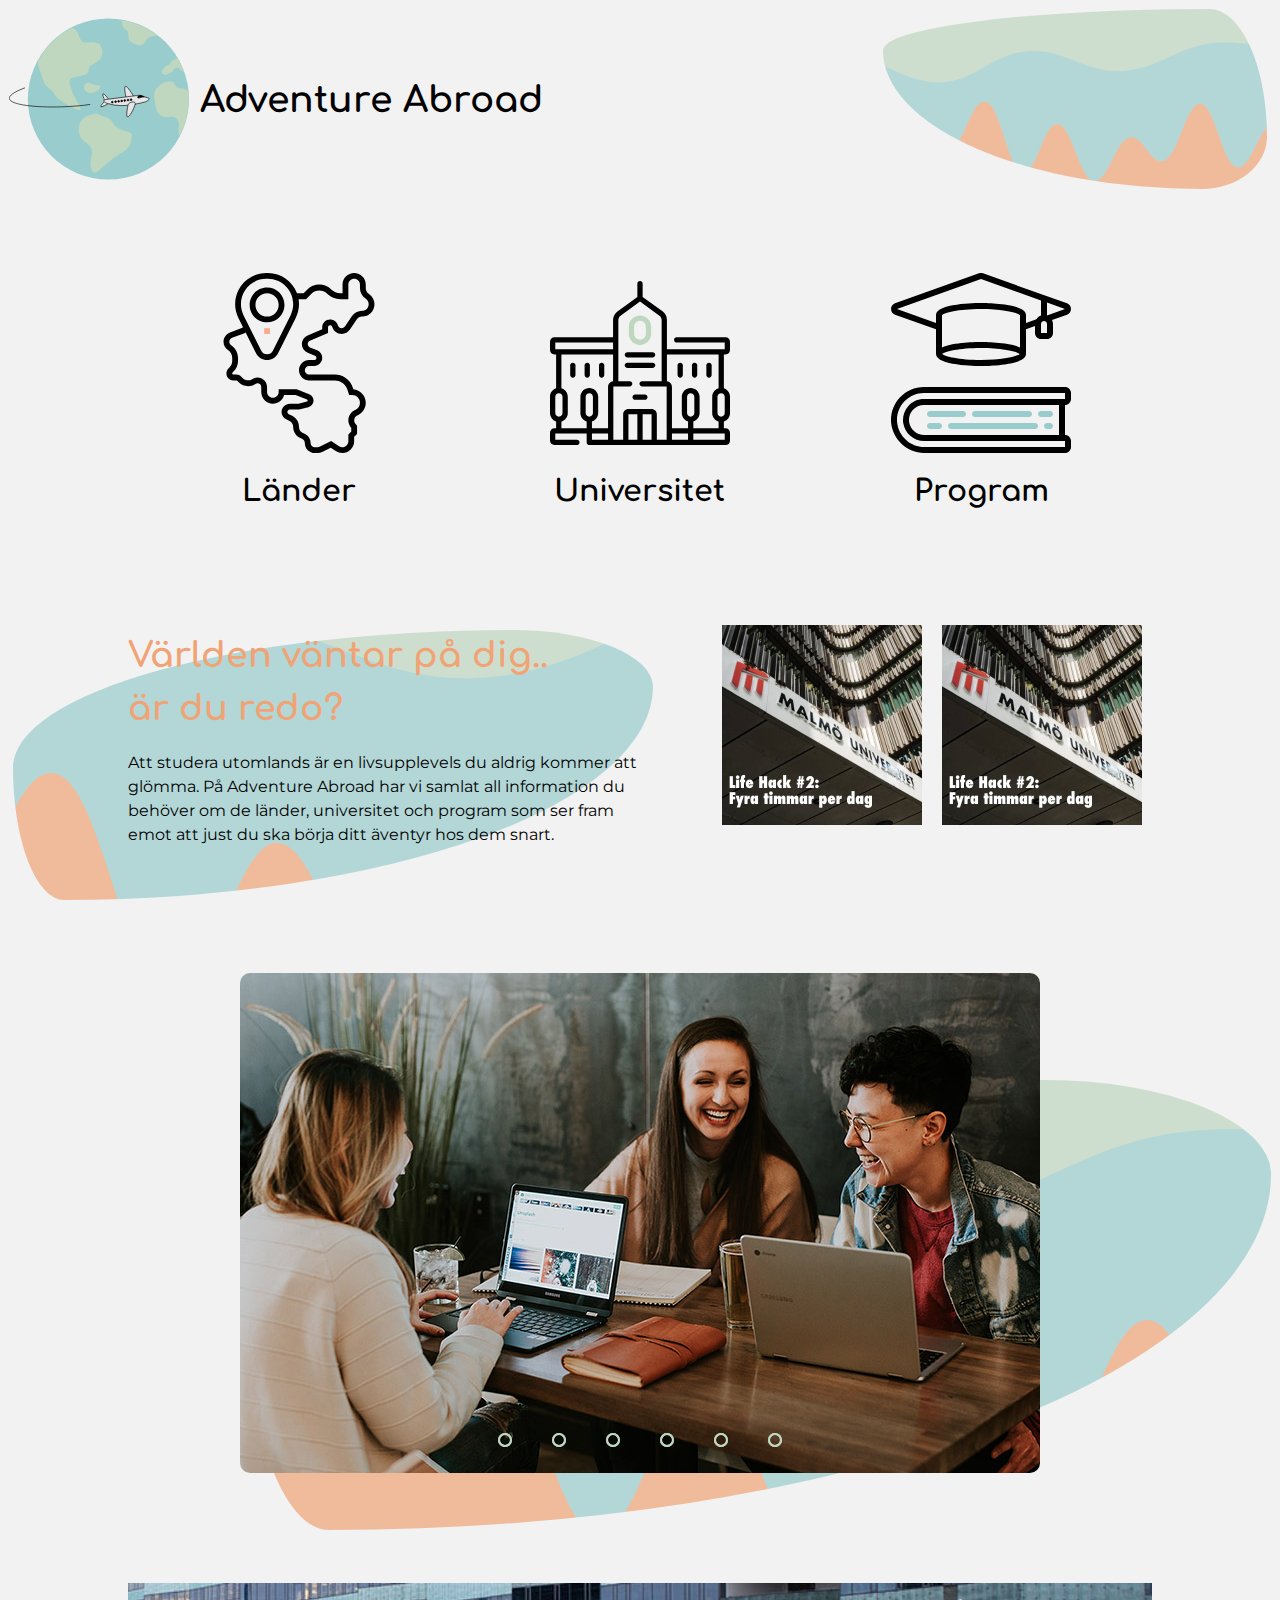
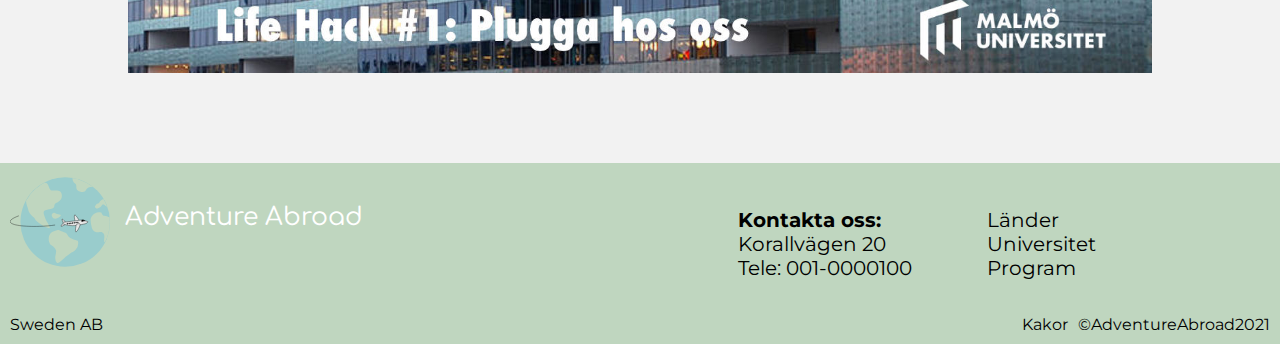
<file: Kodfiler/index.html>
<!DOCTYPE html>
<html>
    <head>
        <title>Adventure Abroad</title>
        <link rel="icon" type="image/png" href="symbols/logo.png"/>
        <meta charset="utf-8">
        <link rel="preconnect" href="https://fonts.gstatic.com">
        <link href="https://fonts.googleapis.com/css2?family=Comfortaa:wght@700&display=swap" rel="stylesheet">
        <link rel="preconnect" href="https://fonts.gstatic.com">
        <link href="https://fonts.googleapis.com/css2?family=Montserrat:wght@300&display=swap" rel="stylesheet">
        <link rel="stylesheet" href="css/index.css">
        <link rel="stylesheet" href="css/global.css">
    </head>
    <body>
        <header>
            <svg id="logoHeader" data-name="Layer 1" xmlns="http://www.w3.org/2000/svg" viewBox="0 0 281.46 252"><defs><style>.cls-1{fill:#9cc;}.cls-2{fill:#fff;}.cls-2,.cls-4,.cls-5,.cls-6,.cls-7{stroke:#000;}.cls-2,.cls-4,.cls-5,.cls-7{stroke-miterlimit:10;}.cls-3{fill:#bfd6bf;}.cls-4{fill:#e6e6e6;}.cls-5,.cls-6{fill:none;}.cls-6{stroke-linecap:round;stroke-linejoin:round;stroke-width:0.5px;}</style></defs><circle class="cls-1" cx="155.46" cy="126" r="126"/><path class="cls-2" d="M280.5,93.5" transform="translate(-10.54 -14)"/><path class="cls-3" d="M156.5,65.5c1.62,15.17-16.44,21-19,23-2.73,2.14-2,9-3,10-5.9,5.9-14.65,5.56-15.93,6-10.09,3.07-12,2.2-13.07,7s.89,7.68,4,17c4,12,19,29.44,11,29-8.24-.45-37.86-18.75-39.3-25.2-1.12-5-13.56-11.74-16.7-19.8-1.49-3.83-1.54-3.08-4-12-1.6-5.81-4-9-5-20l1-1c.8-1.35.25-.61,1-2,.88-1.64,3.06-4.4,4-6a74.42,74.42,0,0,1,7-10,158.48,158.48,0,0,1,14-15l8-6,7-5,10-6a9.92,9.92,0,0,1,5,.7c6.88,3.18,7.12,15.3,13,20.3,4.12,3.53,18.8-2.86,26.42,3.86C155.69,57.67,156.2,62.68,156.5,65.5Z" transform="translate(-10.54 -14)"/><path class="cls-2" d="M84.5,118.5" transform="translate(-10.54 -14)"/><path class="cls-3" d="M153.5,120.5c.54,1.79-1.85,4-3,5-4.65,4.23-13.82,7.45-19,3-2.54-2.18-4.4-6.45-3-10a7.14,7.14,0,0,1,4-4c2.43-.8,4.17.55,8,2C148.41,119.5,152.83,118.25,153.5,120.5Z" transform="translate(-10.54 -14)"/><path class="cls-3" d="M243.5,41.5c-5.07-.77-11.45.21-16,4-3.9,3.25-3.46,6.79-7,9-5.94,3.7-15.65-1-20-4-5.47-3.75-1.16-15-6-18-8-5-8.07-14.22-8-16a114.5,114.5,0,0,1,28,8C227.42,30.05,237.05,36,243.5,41.5Z" transform="translate(-10.54 -14)"/><path class="cls-3" d="M136.5,165.5c-7,1-16.82,7.24-17,22-.15,12.31,6.72,17.2,8,18,7.65,4.77,10.1,9,12,13,3.22,6.81-3.4,15.26-1,28,.5,2.66,1.2,6.39,4,8,6.5,3.75,14.08-10.59,41-29,1.54-1.05,7.26-2.57,11-7a24.74,24.74,0,0,0,8-19c-.05-1-.11-5.29-1-6.3-1.43-1.63-5.2-1.12-18-6.7-9.6-4.18-10-9.88-14-14-3.62-3.73-8.28-3.14-20-9C143.5,160.5,139,165.15,136.5,165.5Z" transform="translate(-10.54 -14)"/><path class="cls-3" d="M278.5,84.5l6,14a20.92,20.92,0,0,0-6-4c-1.09-.54-1-2-3-3-1.42-.71-3-1-6,1-1.91,1.27-1,3.66-4,5-4.74,2.1-9.72,6.75-13,4-1.76-1.48-3.27-3.12-3-5,.12-.81,1.46-3.08,5-7,1.85-2,5.79-1.58,7-4,3-6,8.42-8.23,12-10Z" transform="translate(-10.54 -14)"/><path class="cls-3" d="M291,126.5q.25,7,.5,14a120.51,120.51,0,0,1-14.26,57c-5.1-5,2.86-19.39-4.08-26-5.74-5.49-4.07-3-17.32-3-4.37,0-13-3.1-15.28-14-2.43-11.75-2-8.77-3.06-18-1.21-10.88,9.19-23.38,22.42-24,9.94-.47,7.75,2,10.19,6,3.63,6,6.3,4,12.23,5C287.6,124.38,282.84,124.5,291,126.5Z" transform="translate(-10.54 -14)"/><path class="cls-2" d="M370.5,170.5" transform="translate(-10.54 -14)"/><path class="cls-4" d="M159.44,144.1c-1.45,1.92-5.91,6.69-5.2,7.83.89,1.42,8.79-3.16,11.35-4.54" transform="translate(-10.54 -14)"/><path class="cls-4" d="M166.45,140.57c-.39-.72-7.08-9.42-8.8-8.75s1.82,8.42,2.06,9.47" transform="translate(-10.54 -14)"/><path class="cls-4" d="M193.38,136.67c-.22-1.36-3.51-15.23-.8-16.51,2-1,7.53,7,12.7,15.13" transform="translate(-10.54 -14)"/><path class="cls-4" d="M159.62,144.54a2.13,2.13,0,0,1,1.22-3.62c27.81-3.58,47.78-6.09,51.19-6.57a14,14,0,0,1,5.18.17,18,18,0,0,1,3.66,1.42c5.6,2.5,8.68,2.11,8.94,3.56.17,1-1,1.93-2.25,2.9a13.77,13.77,0,0,1-5.46,2.65c-16.25,3.71-24.12,4.53-24.13,4.53a109.3,109.3,0,0,1-11.1.77,66.94,66.94,0,0,1-22.1-3.32C162.62,146.37,160.9,145.8,159.62,144.54Z" transform="translate(-10.54 -14)"/><path class="cls-4" d="M207.86,147.34c.35-2.75-2.64-3.13-4.91-2.56-2,.5-5.27,1.25-6.18,4.29-.94,3.19-3.42,17.74-1.08,18.8C198.52,169.14,207,154.16,207.86,147.34Z" transform="translate(-10.54 -14)"/><path class="cls-2" d="M214.56,137.44" transform="translate(-10.54 -14)"/><path d="M218.5,135.5c.9.33,3.11.53,3,1.16s-1.74,0-5.14,1.05c-1.83.55-3,1.2-4,.59a1.6,1.6,0,0,1-.77-1.22c0-1.22,2.17-2.31,3.87-2.58A13.08,13.08,0,0,1,218.5,135.5Z" transform="translate(-10.54 -14)"/><path class="cls-5" d="M221.5,136.66c-.11.55-1.74,0-5.14,1.05-1.83.55-3,1.2-4,.59a1.6,1.6,0,0,1-.77-1.22c0-1.22,2.17-2.31,3.87-2.58a13.08,13.08,0,0,1,3,1C219.4,135.83,221.61,136,221.5,136.66Z" transform="translate(-10.54 -14)"/><line class="cls-6" x1="205.48" y1="120.58" x2="211.96" y2="122.66"/><circle class="cls-7" cx="161.51" cy="130.88" r="1.39"/><circle class="cls-7" cx="166.66" cy="130.24" r="1.39"/><circle class="cls-7" cx="171.42" cy="129.61" r="1.39"/><circle class="cls-7" cx="176.17" cy="128.98" r="1.39"/><circle class="cls-7" cx="180.93" cy="128.35" r="1.39"/><circle class="cls-7" cx="186.08" cy="127.7" r="1.39"/><circle class="cls-7" cx="190.84" cy="127.07" r="1.39"/><path class="cls-5" d="M35.5,122.5c-74.68,28.24,39.69,35.54,102,26" transform="translate(-10.54 -14)"/></svg><h2 id="titleHead">Adventure Abroad</h2>
        </header>
        <nav>
            <div class="navDivs">
                <a href="countries.html"><svg version="1.1" id="countrySymbol" xmlns="http://www.w3.org/2000/svg" xmlns:xlink="http://www.w3.org/1999/xlink" x="0px" y="0px"
                    viewBox="0 0 496 496" style="enable-background:new 0 0 496 496;" xml:space="preserve">
               <g>
                   <g>
                       <g>
                           <path  d="M278.032,186.688L328,165.272V149.6c0-3.088,2.504-5.6,5.88-5.6c2.6,0,4.904,1.656,5.72,4.088l0.456,1.376
                               C343.752,160.552,354.088,168,365.784,168c0.016,0,0.032,0,0.056,0c9.056-0.024,17.464-4.528,22.496-12.072l18.592-27.888
                               c3.344-5.032,8.96-8.04,15.016-8.04C440.728,120,456,104.728,456,85.944c0-11.424-5.672-22.016-15.168-28.336l-0.8-0.528
                               C435.008,53.728,432,48.112,432,42.056V32c0-17.648-14.352-32-32-32s-32,14.352-32,32v24h-6.064
                               c-9.432,0-18.296-3.672-24.968-10.344C328.288,36.976,316.272,32,304,32c-12.272,0-24.288,4.976-32.968,13.656L260.688,56
                               h-18.096c-12.104-32.632-43.464-56-80.256-56h-4.672C110.432,0,72,38.432,72,85.664c0,13.24,3.136,26.488,9.048,38.312
                               l12.728,25.464c-1.656,1.168-3.448,2.136-5.344,2.856l-30.56,11.456C47.176,167.76,40,178.128,40,189.536
                               c0,9.232,4.584,17.808,12.264,22.92C59.616,217.36,64,225.552,64,234.384v7.392c0,7.04-2.744,13.656-7.72,18.632l-2.624,2.624
                               C50.064,266.624,48,271.6,48,276.688C48,287.336,56.664,296,67.312,296h8c0.872,0,1.728,0.352,2.344,0.968l4.232,4.232
                               c12.216,12.224,31.528,14.136,45.904,4.544c1.72-1.144,3.72-1.744,5.784-1.744c5.752,0,10.424,4.672,10.424,10.424V328
                               c0,17.648,14.352,32,32,32c14.88,0,27.432-10.208,30.984-24h31.48l31.672,12.672c1.112,0.448,1.864,1.552,1.864,2.76
                               c0,1.368-0.92,2.552-2.248,2.888L247.016,360h-24.184C210.24,360,200,370.24,200,382.832c0,8.704,4.832,16.52,12.624,20.424
                               l9.464,4.72c6.112,3.056,9.912,9.216,9.912,16.512c0,12.672,7.048,24.056,18.4,29.704l7.096,3.528
                               c4.008,2,6.504,6.024,6.504,10.504C264,483.536,276.464,496,291.776,496h7.552c4.272,0,8.568-1.008,12.432-2.928l23.664-11.832
                               l13.952,9.296c5.368,3.576,11.608,5.464,18.064,5.464c17.952,0,32.56-14.608,32.56-32.56v-12.128l8-8v-22.624l-2.344-2.344
                               c-3.224-3.224-5.656-8.376-5.656-11.976c0-5.816,3.232-11.04,8.416-13.632l2.776-1.376C424.024,384.928,432,372.016,432,357.664
                               c0-19.592-15.04-35.744-34.184-37.504l-1.392-4.152c-3.68-11.064-11.056-20.704-20.744-27.168
                               c-8.672-5.784-18.776-8.84-29.2-8.84h-70.496c-3.2,0-6.208-1.248-8.48-3.512c-2.256-2.264-3.504-5.272-3.496-8.48
                               c0.008-6.616,5.4-12,12.008-12c0.008,0,0.008,0,0.008,0l14.008,0.008c12.12,0,21.976-9.856,21.976-22.368
                               c0-9.16-5.488-17.264-13.976-20.656l-19.832-7.936c-3.768-1.504-6.192-5.112-6.184-9.216
                               C272.008,191.848,274.376,188.256,278.032,186.688z M88,85.664C88,47.248,119.248,16,157.664,16h4.672
                               C200.752,16,232,47.248,232,85.664c0,10.768-2.544,21.536-7.36,31.152L176,214.112c-3.048,6.096-9.184,9.888-16,9.888
                               c-6.824,0-12.952-3.792-16-9.888l-48.64-97.288C90.544,107.2,88,96.432,88,85.664z M272.248,219.912l19.832,7.936
                               c2.392,0.952,3.92,3.232,3.92,6.192c0,3.296-2.68,5.976-5.968,5.976l-14-0.008c-0.008,0-0.016,0-0.024,0
                               c-15.424,0-27.984,12.544-28.008,27.984c-0.008,7.48,2.888,14.504,8.176,19.8c5.296,5.296,12.32,8.208,19.8,8.208h70.496
                               c7.264,0,14.296,2.128,20.336,6.16c6.752,4.496,11.872,11.208,14.448,18.912L386.232,336h8.104
                               C406.28,336,416,345.72,416,357.664c0,8.256-4.592,15.688-11.96,19.376l-2.776,1.376C390.616,383.76,384,394.464,384,406.368
                               c0,6.832,3.072,14.64,8,20.696v9.624l-8,8v18.752c0,9.136-7.432,16.56-16.56,16.56c-3.28,0-6.464-0.96-9.184-2.784
                               l-21.672-14.456l-31.96,15.984c-1.648,0.824-3.472,1.256-5.296,1.256h-7.552C285.28,480,280,474.72,280,468.224
                               c0-10.592-5.888-20.112-15.384-24.832l-7.096-3.528c-5.872-2.928-9.52-8.816-9.52-15.784c0-12.984-7.192-24.64-18.776-30.416
                               l-9.448-4.72c-2.328-1.16-3.776-3.504-3.776-6.112c0-3.76,3.072-6.832,6.832-6.832H248l25.624-6.16
                               c8.464-2.112,14.376-9.68,14.376-18.408c0-7.808-4.68-14.72-11.928-17.616L241.536,320H192v8c0,8.824-7.184,16-16,16
                               c-8.824,0-16-7.176-16-16v-13.576C160,299.848,148.152,288,133.576,288c-5.232,0-10.304,1.528-14.656,4.44
                               c-8.072,5.368-18.872,4.288-25.72-2.544l-4.232-4.232C85.376,282.064,80.4,280,75.312,280h-8C65.48,280,64,278.512,64,276.688
                               c0-0.872,0.352-1.728,0.968-2.344l2.624-2.624c8-8,12.408-18.632,12.408-29.944v-7.392c0-14.192-7.048-27.368-18.856-35.232
                               C57.92,197,56,193.408,56,189.536c0-4.784,3.008-9.128,7.48-10.808l30.568-11.464c2.424-0.912,4.712-2.112,6.904-3.472
                               l28.728,57.464C135.464,232.824,147.08,240,160,240s24.536-7.176,30.312-18.736l48.64-97.288
                               C244.864,112.152,248,98.904,248,85.664c0-4.664-0.48-9.2-1.2-13.664h20.512l15.032-15.032C288.048,51.264,295.936,48,304,48
                               c8.064,0,15.952,3.264,21.656,8.968C335.352,66.664,348.232,72,361.936,72H384V32c0-8.816,7.176-16,16-16c8.816,0,16,7.184,16,16
                               v10.056c0,11.424,5.672,22.016,15.16,28.336l0.8,0.528c5.032,3.352,8.04,8.968,8.04,15.024c0,9.952-8.104,18.056-18.056,18.056
                               c-11.424,0-22.016,5.672-28.336,15.168l-18.592,27.888c-2.064,3.088-5.512,4.936-9.216,4.944c-0.008,0-0.016,0-0.024,0
                               c-4.792,0-9.024-3.056-10.528-7.56l-0.456-1.384c-3.008-9-11.416-15.056-21.2-15.056C321.688,128,312,137.688,312,149.6v5.128
                               l-40.272,17.256c-9.536,4.096-15.72,13.448-15.728,23.872C255.992,206.52,262.368,215.96,272.248,219.912z"/>
                           <path d="M160,136c26.472,0,48-21.528,48-48s-21.528-48-48-48s-48,21.528-48,48S133.528,136,160,136z M160,56
                               c17.648,0,32,14.352,32,32s-14.352,32-32,32s-32-14.352-32-32S142.352,56,160,56z"/>
                           <rect x="152" y="152" width="16" height="16" fill="#faab8e"/>
                       </g>
                   </g>
               </g>
               <g>
               </g>
               <g>
               </g>
               <g>
               </g>
               <g>
               </g>
               <g>
               </g>
               <g>
               </g>
               <g>
               </g>
               <g>
               </g>
               <g>
               </g>
               <g>
               </g>
               <g>
               </g>
               <g>
               </g>
               <g>
               </g>
               <g>
               </g>
               <g>
               </g>
               </svg></a>
                <h2>Länder</h2>
            </div>
            <div class="navDivs">
                <a href="universities.html"><svg id="countrySymbol" enable-background="new 0 0 512 512" height="512" viewBox="0 0 512 512" width="512" xmlns="http://www.w3.org/2000/svg"><g><path fill="var(--cGreen)" d="m256 204.493c17.478 0 31.697-14.219 31.697-31.697v-20.406c0-17.478-14.22-31.697-31.697-31.697s-31.697 14.219-31.697 31.697v20.406c0 17.477 14.219 31.697 31.697 31.697zm-16.697-52.103c0-9.207 7.49-16.697 16.697-16.697s16.697 7.49 16.697 16.697v20.406c0 9.207-7.49 16.697-16.697 16.697s-16.697-7.49-16.697-16.697z"/><path d="m146.898 297.883c4.142 0 7.5-3.358 7.5-7.5v-27.65c0-4.142-3.358-7.5-7.5-7.5s-7.5 3.358-7.5 7.5v27.65c0 4.142 3.358 7.5 7.5 7.5z"/><path d="m105.924 297.883c4.142 0 7.5-3.358 7.5-7.5v-27.65c0-4.142-3.358-7.5-7.5-7.5s-7.5 3.358-7.5 7.5v27.65c0 4.142 3.358 7.5 7.5 7.5z"/><path d="m64.95 255.232c-4.142 0-7.5 3.358-7.5 7.5v27.65c0 4.142 3.358 7.5 7.5 7.5s7.5-3.358 7.5-7.5v-27.65c0-4.142-3.358-7.5-7.5-7.5z"/><path d="m499.273 231.892c7.018 0 12.727-5.709 12.727-12.726v-23.528c0-7.017-5.709-12.726-12.727-12.726h-138.947c-4.143 0-7.5 3.358-7.5 7.5s3.357 7.5 7.5 7.5h136.674v18.98h-164.42v-83.288c0-9.642-4.659-18.781-12.465-24.45l-56.615-41.084v-38.087c0-4.142-3.357-7.5-7.5-7.5-4.142 0-7.5 3.358-7.5 7.5v38.087l-56.617 41.086c-7.804 5.667-12.463 14.807-12.463 24.448v49.308h-166.694c-7.017 0-12.726 5.709-12.726 12.726v23.528c0 7.017 5.709 12.726 12.726 12.726h4.704v96.15c-10.108 3.319-17.43 12.839-17.43 24.043v46.486c0 11.204 7.322 20.724 17.43 24.043v18.95h-4.7c-7.02 0-12.73 5.71-12.73 12.73v22.5c0 7.014 5.71 12.72 12.73 12.72h63.856c4.142 0 7.5-3.358 7.5-7.5s-3.358-7.5-7.5-7.5h-61.586v-17.95h89.292v25.453c0 4.142 3.358 7.5 7.5 7.5.02 0 .038-.003.058-.003h387.42c7.02 0 12.73-5.706 12.73-12.72v-22.5c0-7.02-5.711-12.73-12.73-12.73h-4.699v-18.951c10.108-3.319 17.43-12.839 17.43-24.042v-46.486c0-11.203-7.322-20.724-17.43-24.042v-96.151zm-210.401 170.177v72.445h-25.372v-72.459zm-40.372 72.445h-25.369l.033-72.481 25.336.014zm98.351-17.95h45.857v17.95h-45.857zm-146.156-335.27 55.305-40.133 55.303 40.132c3.931 2.854 6.277 7.457 6.277 12.312v174.211h-55.616c-4.143 0-7.5 3.358-7.5 7.5s3.357 7.5 7.5 7.5h68.741c.632 0 1.146.514 1.146 1.146v150.552h-27.979v-72.445c0-8.291-6.745-15.036-15.036-15.036h-65.672c-8.291 0-15.036 6.745-15.036 15.036v72.445h-21.208-6.771v-150.552c0-.632.514-1.146 1.146-1.146h45.395c4.142 0 7.5-3.358 7.5-7.5s-3.358-7.5-7.5-7.5h-32.27v-174.212c0-4.854 2.347-9.457 6.275-12.31zm-185.695 76.618h164.42v18.98h-164.42zm0 154.173c0-5.681 4.622-10.303 10.303-10.303s10.303 4.622 10.303 10.303v46.486c0 5.681-4.622 10.303-10.303 10.303s-10.303-4.622-10.303-10.303zm17.43 89.479v-18.719c10.492-3.086 18.176-12.797 18.176-24.274v-46.486c0-11.478-7.684-21.188-18.176-24.274v-95.917h146.99v76.04c-8.022.934-14.271 7.76-14.271 16.028v117.602h-45.857v-18.825c10.302-3.204 17.803-12.826 17.803-24.168v-46.486c0-13.952-11.351-25.303-25.303-25.303s-25.303 11.351-25.303 25.303v46.486c0 11.342 7.501 20.965 17.803 24.168v18.825zm79.362-32.69c-5.681 0-10.303-4.622-10.303-10.303v-46.486c0-5.681 4.622-10.303 10.303-10.303s10.303 4.622 10.303 10.303v46.486c0 5.681-4.622 10.303-10.303 10.303zm53.357 47.69v17.95h-45.857v-17.95zm331.851 17.95h-89.292v-17.95h89.292zm-89.292-32.95v-18.825c10.302-3.204 17.804-12.826 17.804-24.168v-46.486c0-13.952-11.352-25.303-25.304-25.303s-25.303 11.351-25.303 25.303v46.486c0 11.342 7.501 20.965 17.803 24.168v18.825h-45.857v-117.602c0-8.268-6.25-15.095-14.271-16.028v-76.04h146.99v95.916c-10.492 3.086-18.177 12.797-18.177 24.275v46.486c0 11.478 7.684 21.189 18.177 24.275v18.719h-71.862zm-7.5-32.69c-5.681 0-10.303-4.622-10.303-10.303v-46.486c0-5.681 4.622-10.303 10.303-10.303 5.682 0 10.304 4.622 10.304 10.303v46.486c0 5.681-4.622 10.303-10.304 10.303zm96.792-10.303c0 5.681-4.622 10.303-10.304 10.303-5.681 0-10.303-4.622-10.303-10.303v-46.486c0-5.681 4.622-10.303 10.303-10.303 5.682 0 10.304 4.622 10.304 10.303z"/><path d="m452.265 255.232c-4.143 0-7.5 3.358-7.5 7.5v27.65c0 4.142 3.357 7.5 7.5 7.5s7.5-3.358 7.5-7.5v-27.65c0-4.142-3.358-7.5-7.5-7.5z"/><path d="m411.291 255.232c-4.143 0-7.5 3.358-7.5 7.5v27.65c0 4.142 3.357 7.5 7.5 7.5s7.5-3.358 7.5-7.5v-27.65c0-4.142-3.357-7.5-7.5-7.5z"/><path d="m370.316 255.232c-4.143 0-7.5 3.358-7.5 7.5v27.65c0 4.142 3.357 7.5 7.5 7.5s7.5-3.358 7.5-7.5v-27.65c0-4.142-3.357-7.5-7.5-7.5z"/><path d="m234.667 353.205c0 4.142 3.358 7.5 7.5 7.5h27.667c4.143 0 7.5-3.358 7.5-7.5s-3.357-7.5-7.5-7.5h-27.667c-4.143 0-7.5 3.357-7.5 7.5z"/><path d="m220.128 240.173h71.744c4.143 0 7.5-3.358 7.5-7.5s-3.357-7.5-7.5-7.5h-71.744c-4.142 0-7.5 3.358-7.5 7.5s3.358 7.5 7.5 7.5z"/><path d="m220.128 270.232h71.744c4.143 0 7.5-3.358 7.5-7.5s-3.357-7.5-7.5-7.5h-71.744c-4.142 0-7.5 3.358-7.5 7.5s3.358 7.5 7.5 7.5z"/></g></svg></a>
                <h2>Universitet</h2>
            </div>
            <div class="navDivs">
                <a href="programmes.html">
                <svg height="512" viewBox="0 0 60 60" width="512" xmlns="http://www.w3.org/2000/svg"><g id="Page-1" fill="none" fill-rule="evenodd"><g id="012---Study-Books" fill="rgb(0,0,0)" fill-rule="nonzero" transform="translate(-1)"><path id="Shape" fill="var(--cBlue)"d="m14 52h3c.5522847 0 1-.4477153 1-1s-.4477153-1-1-1h-3c-.5522847 0-1 .4477153-1 1s.4477153 1 1 1z"/><path id="Shape" fill="var(--cBlue)" d="m20 51c0 .5522847.4477153 1 1 1h28c.5522847 0 1-.4477153 1-1s-.4477153-1-1-1h-28c-.5522847 0-1 .4477153-1 1z"/><path id="Shape" fill="var(--cBlue)" d="m54 50h-1c-.5522847 0-1 .4477153-1 1s.4477153 1 1 1h1c.5522847 0 1-.4477153 1-1s-.4477153-1-1-1z"/><path id="Shape" fill="var(--cBlue)" d="m51 48h3c.5522847 0 1-.4477153 1-1s-.4477153-1-1-1h-3c-.5522847 0-1 .4477153-1 1s.4477153 1 1 1z"/><path id="Shape" fill="var(--cBlue)" d="m29 48h18c.5522847 0 1-.4477153 1-1s-.4477153-1-1-1h-18c-.5522847 0-1 .4477153-1 1s.4477153 1 1 1z"/><path id="Shape" fill="var(--cBlue)" d="m14 48h11c.5522847 0 1-.4477153 1-1s-.4477153-1-1-1h-11c-.5522847 0-1 .4477153-1 1s.4477153 1 1 1z"/><path id="Shape"  d="m59 38h-47c-3.05401531.0011405-5.97022083 1.2713251-8.05107692 3.5067331-2.08085609 2.2354079-3.1392149 5.2349913-2.92192308 8.2812669.51584844 5.8291998 5.43239982 10.2786701 11.284 10.212h46.689c1.1045695 0 2-.8954305 2-2v-2c0-1.1045695-.8954305-2-2-2v-10c1.1045695 0 2-.8954305 2-2v-2c0-1.1045695-.8954305-2-2-2zm-2 16h-44.794c-2.56605222.0528123-4.77438878-1.8031484-5.164-4.34-.18789283-1.4283901.24859783-2.8684974 1.19789838-3.9522088.94930056-1.0837114 2.31940782-1.705997 3.76010162-1.7077912h45zm2-12h-47c-2.01582542-.0002292-3.93389819.8685842-5.26318503 2.3840209-1.32928684 1.5154368-1.94073621 3.5303734-1.67781497 5.5289791.51751917 3.5348812 3.57481092 6.1387339 7.147 6.087h46.794v2h-46.689c-4.80315755.0712277-8.85102388-3.5683223-9.289-8.352-.17998273-2.493272.68510933-4.9490802 2.38802241-6.7790764 1.70291309-1.8299961 4.09021786-2.8693009 6.58997759-2.8689236l47-.0000001z"/><path id="Shape" d="m59.669 10.118-27.99-10c-.4419711-.15600345-.9240289-.15600345-1.366 0l-27.983 10c-.79312091.2858868-1.32179815 1.038427-1.32179815 1.8815s.52867724 1.5956132 1.32179815 1.8815l13.67 4.884v8.235c0 3.888 13.465 4 15 4s15-.112 15-4v-8.235l3-1.065v2.3c0 1.1045695.8954305 2 2 2h2c1.1045695 0 2-.8954305 2-2v-3c-.0029839-.4630681-.1146467-.9189675-.326-1.331l5-1.788c.7931209-.2858868 1.3217981-1.038427 1.3217981-1.8815s-.5286772-1.5956132-1.3217981-1.8815zm-15.669 14.682c-3.809-1.734-11.835-1.8-13-1.8s-9.191.066-13 1.8v-10.712c.6-.77 5.316-2.088 13-2.088s12.4 1.318 13 2.088zm-13 4.2c-7.4 0-12.047-1.222-12.916-2 .869-.778 5.518-2 12.916-2s12.047 1.222 12.916 2c-.869.778-5.516 2-12.916 2zm18.469-13.595-3.469 1.237v-2.642c0-3.888-13.465-4-15-4s-15 .112-15 4v2.641l-13-4.641 28.014-10 19.986 7.142v5.042c-.6323143.2247022-1.1712592.6545205-1.531 1.221zm3.531 4.595h-2v-3c0-.5522847.4477153-1 1-1s1 .4477153 1 1zm0-5.856v-4.287l6 2.143z"/></g></g></svg></a>
                <h2>Program</h2>
            </div>
        </nav>
        <main>
            <div id="siteIntroduction">
                <h2 id="mainTitle">Världen väntar på dig..<br>är du redo?</h2>
                <p id="siteInfo">Att studera utomlands är en livsupplevels du aldrig kommer att glömma. På Adventure Abroad har vi samlat all information du behöver om de länder, universitet och program som ser fram emot att just du ska börja ditt äventyr hos dem snart.</p>
            </div>
            <div id="addWrapper">
                <a class="annons2" href="https://mau.se/">
                    <img src="Images/annons_kvadratisk.jpeg" alt="anons1" class="addSquare">
                </a>
                <a class="annons2" href="https://mau.se/">
                    <img src="Images/annons_kvadratisk.jpeg" alt="anons2" class="addSquare">
                </a>
            </div>

            <div class="pattern"></div>
            <div class="pattern2"></div>
            <div class="pattern3"></div>


            <div id="photoGallery">
                <div class="slider">
                    <div class="slides">
                    <input type="radio" name="radio-btn" id="radio1">
                    <input type="radio" name="radio-btn" id="radio2">
                    <input type="radio" name="radio-btn" id="radio3">
                    <input type="radio" name="radio-btn" id="radio4">
                    <input type="radio" name="radio-btn" id="radio5">
                    <input type="radio" name="radio-btn" id="radio6">
                    <div class="slide first">
                        <img src="Images/slide_1.jpeg" alt="">
                    </div>
                    <div class="slide">
                        <img src="Images/melbourne_big_1.jpg" alt="">
                    </div>
                    <div class="slide">
                        <img src="Images/slide_3.jpeg" alt="">
                    </div>
                    <div class="slide">
                        <img src="Images/san francisco_big_1.jpg" alt="">
                    </div>
                    <div class="slide">
                        <img src="Images/slide_5.jpeg" alt="">
                    </div>
                    <div class="slide">
                        <img src="Images/united kingdom_big_2.jpg" alt="">
                    </div>
                    <div class="navigation-auto">
                        <div class="auto-btn1"></div>
                        <div class="auto-btn2"></div>
                        <div class="auto-btn3"></div>
                        <div class="auto-btn4"></div>
                        <div class="auto-btn5"></div>
                        <div class="auto-btn6"></div>
                    </div>
                    </div>
                    <div class="navigation-manual">
                    <label for="radio1" class="manual-btn"></label>
                    <label for="radio2" class="manual-btn"></label>
                    <label for="radio3" class="manual-btn"></label>
                    <label for="radio4" class="manual-btn"></label>
                    <label for="radio5" class="manual-btn"></label>
                    <label for="radio6" class="manual-btn"></label>
                    </div>
                </div>
            </div>
            <a id="slimAdd" href="https://mau.se/">
                <img src="Images/annons_horizontell.jpeg" alt="anons3" id="slimAdd">
            </a>    
            
        </main>
                <footer>
            <div>
                <div class="logoFooter">
                    <div>
                        <svg id="logoFooter" data-name="Layer 1" xmlns="http://www.w3.org/2000/svg" viewBox="0 0 281.46 252"><defs><style>.cls-1{fill:#9cc;}.cls-2{fill:#fff;}.cls-2,.cls-4,.cls-5,.cls-6,.cls-7{stroke:#000;}.cls-2,.cls-4,.cls-5,.cls-7{stroke-miterlimit:10;}.cls-3{fill:#bfd6bf;}.cls-4{fill:#e6e6e6;}.cls-5,.cls-6{fill:none;}.cls-6{stroke-linecap:round;stroke-linejoin:round;stroke-width:0.5px;}</style></defs><circle class="cls-1" cx="155.46" cy="126" r="126"/><path class="cls-2" d="M280.5,93.5" transform="translate(-10.54 -14)"/><path class="cls-3" d="M156.5,65.5c1.62,15.17-16.44,21-19,23-2.73,2.14-2,9-3,10-5.9,5.9-14.65,5.56-15.93,6-10.09,3.07-12,2.2-13.07,7s.89,7.68,4,17c4,12,19,29.44,11,29-8.24-.45-37.86-18.75-39.3-25.2-1.12-5-13.56-11.74-16.7-19.8-1.49-3.83-1.54-3.08-4-12-1.6-5.81-4-9-5-20l1-1c.8-1.35.25-.61,1-2,.88-1.64,3.06-4.4,4-6a74.42,74.42,0,0,1,7-10,158.48,158.48,0,0,1,14-15l8-6,7-5,10-6a9.92,9.92,0,0,1,5,.7c6.88,3.18,7.12,15.3,13,20.3,4.12,3.53,18.8-2.86,26.42,3.86C155.69,57.67,156.2,62.68,156.5,65.5Z" transform="translate(-10.54 -14)"/><path class="cls-2" d="M84.5,118.5" transform="translate(-10.54 -14)"/><path class="cls-3" d="M153.5,120.5c.54,1.79-1.85,4-3,5-4.65,4.23-13.82,7.45-19,3-2.54-2.18-4.4-6.45-3-10a7.14,7.14,0,0,1,4-4c2.43-.8,4.17.55,8,2C148.41,119.5,152.83,118.25,153.5,120.5Z" transform="translate(-10.54 -14)"/><path class="cls-3" d="M243.5,41.5c-5.07-.77-11.45.21-16,4-3.9,3.25-3.46,6.79-7,9-5.94,3.7-15.65-1-20-4-5.47-3.75-1.16-15-6-18-8-5-8.07-14.22-8-16a114.5,114.5,0,0,1,28,8C227.42,30.05,237.05,36,243.5,41.5Z" transform="translate(-10.54 -14)"/><path class="cls-3" d="M136.5,165.5c-7,1-16.82,7.24-17,22-.15,12.31,6.72,17.2,8,18,7.65,4.77,10.1,9,12,13,3.22,6.81-3.4,15.26-1,28,.5,2.66,1.2,6.39,4,8,6.5,3.75,14.08-10.59,41-29,1.54-1.05,7.26-2.57,11-7a24.74,24.74,0,0,0,8-19c-.05-1-.11-5.29-1-6.3-1.43-1.63-5.2-1.12-18-6.7-9.6-4.18-10-9.88-14-14-3.62-3.73-8.28-3.14-20-9C143.5,160.5,139,165.15,136.5,165.5Z" transform="translate(-10.54 -14)"/><path class="cls-3" d="M278.5,84.5l6,14a20.92,20.92,0,0,0-6-4c-1.09-.54-1-2-3-3-1.42-.71-3-1-6,1-1.91,1.27-1,3.66-4,5-4.74,2.1-9.72,6.75-13,4-1.76-1.48-3.27-3.12-3-5,.12-.81,1.46-3.08,5-7,1.85-2,5.79-1.58,7-4,3-6,8.42-8.23,12-10Z" transform="translate(-10.54 -14)"/><path class="cls-3" d="M291,126.5q.25,7,.5,14a120.51,120.51,0,0,1-14.26,57c-5.1-5,2.86-19.39-4.08-26-5.74-5.49-4.07-3-17.32-3-4.37,0-13-3.1-15.28-14-2.43-11.75-2-8.77-3.06-18-1.21-10.88,9.19-23.38,22.42-24,9.94-.47,7.75,2,10.19,6,3.63,6,6.3,4,12.23,5C287.6,124.38,282.84,124.5,291,126.5Z" transform="translate(-10.54 -14)"/><path class="cls-2" d="M370.5,170.5" transform="translate(-10.54 -14)"/><path class="cls-4" d="M159.44,144.1c-1.45,1.92-5.91,6.69-5.2,7.83.89,1.42,8.79-3.16,11.35-4.54" transform="translate(-10.54 -14)"/><path class="cls-4" d="M166.45,140.57c-.39-.72-7.08-9.42-8.8-8.75s1.82,8.42,2.06,9.47" transform="translate(-10.54 -14)"/><path class="cls-4" d="M193.38,136.67c-.22-1.36-3.51-15.23-.8-16.51,2-1,7.53,7,12.7,15.13" transform="translate(-10.54 -14)"/><path class="cls-4" d="M159.62,144.54a2.13,2.13,0,0,1,1.22-3.62c27.81-3.58,47.78-6.09,51.19-6.57a14,14,0,0,1,5.18.17,18,18,0,0,1,3.66,1.42c5.6,2.5,8.68,2.11,8.94,3.56.17,1-1,1.93-2.25,2.9a13.77,13.77,0,0,1-5.46,2.65c-16.25,3.71-24.12,4.53-24.13,4.53a109.3,109.3,0,0,1-11.1.77,66.94,66.94,0,0,1-22.1-3.32C162.62,146.37,160.9,145.8,159.62,144.54Z" transform="translate(-10.54 -14)"/><path class="cls-4" d="M207.86,147.34c.35-2.75-2.64-3.13-4.91-2.56-2,.5-5.27,1.25-6.18,4.29-.94,3.19-3.42,17.74-1.08,18.8C198.52,169.14,207,154.16,207.86,147.34Z" transform="translate(-10.54 -14)"/><path class="cls-2" d="M214.56,137.44" transform="translate(-10.54 -14)"/><path d="M218.5,135.5c.9.33,3.11.53,3,1.16s-1.74,0-5.14,1.05c-1.83.55-3,1.2-4,.59a1.6,1.6,0,0,1-.77-1.22c0-1.22,2.17-2.31,3.87-2.58A13.08,13.08,0,0,1,218.5,135.5Z" transform="translate(-10.54 -14)"/><path class="cls-5" d="M221.5,136.66c-.11.55-1.74,0-5.14,1.05-1.83.55-3,1.2-4,.59a1.6,1.6,0,0,1-.77-1.22c0-1.22,2.17-2.31,3.87-2.58a13.08,13.08,0,0,1,3,1C219.4,135.83,221.61,136,221.5,136.66Z" transform="translate(-10.54 -14)"/><line class="cls-6" x1="205.48" y1="120.58" x2="211.96" y2="122.66"/><circle class="cls-7" cx="161.51" cy="130.88" r="1.39"/><circle class="cls-7" cx="166.66" cy="130.24" r="1.39"/><circle class="cls-7" cx="171.42" cy="129.61" r="1.39"/><circle class="cls-7" cx="176.17" cy="128.98" r="1.39"/><circle class="cls-7" cx="180.93" cy="128.35" r="1.39"/><circle class="cls-7" cx="186.08" cy="127.7" r="1.39"/><circle class="cls-7" cx="190.84" cy="127.07" r="1.39"/><path class="cls-5" d="M35.5,122.5c-74.68,28.24,39.69,35.54,102,26" transform="translate(-10.54 -14)"/></svg>
                    </div>
                    <div class="logoHeaderFoot">Adventure Abroad</div>
                </div>
                <div class="contactInfo">
                    <div class="bold">Kontakta oss:</div>
                    <div>Korallvägen 20</div>
                    <div>Tele: 001-0000100</div> 
                </div>
                <div class="pageLinks">
                    <a href="countries.html">Länder</a>
                    <a href="universities.html">Universitet</a>
                    <a href="programmes.html">Program</a>
                </div>
            </div>
            <div>
                <div class="cookie">Sweden AB</div>
                <div class="cookie">
                    <div>Kakor</div>
                    <div>©AdventureAbroad2021</div>
                </div>
            </div>
        </footer>

        <script src="js/database.js"></script>
        <script src="js/index.js"></script>
        <script src="js/global.js"></script>
    </body>
</html>
</file>
<file: Kodfiler/css/index.css>
body {
  background-color: var(--cWhite);
}

main {
  margin-left: 10vw;
  margin-right: 10vw;
  margin-top: 10vh;
  margin-bottom: 10vh;
  display: grid;
  grid-template-columns: 1fr 1fr;
  font-family: var(--bodyText);
  line-height: 1.5;
}

#titleHead {
  font-size: 4vh;
  position: absolute;
  font-family: var(--bigHeaders);
  color: black;
  text-decoration: none;
  top: 80px;
  left: 200px;
}

#logoHeader {
  margin: 1vh;
}

svg {
  height: 180px;
  width: 180px;
  margin-bottom: 2vh;
  transition: 0.5s;
}

svg:hover {
  height: 185px;
  width: 185px;
}

nav {
  height: 30vh;
  margin: 8vw 10vw 0vw 10vw;

  display: grid;
  grid-template-columns: repeat(3, 1fr);

  font-family: var(--bigHeaders);
}

.navDivs {
  display: flex;
  flex-direction: column;
  align-items: center;
  justify-content: center;
}

h2 {
  margin: 0;
  font-family: var(--bigHeaders);
}

#mainTitle {
  color: var(--cOrange);
}

#flag,
#gradHat,
#uniBuilding {
  height: 150px;
  width: 150px;
  margin-bottom: 20px;
}

#addWrapper {
  display: flex;
  justify-content: right;
}

#siteIntroduction > h2 {
  font-size: 35px;
  margin: 15px 15px 15px 0px;
}

.navDivs > h2 {
  font-size: 30px;
}

#photoGallery {
  grid-column: 1 / span 2;

  padding: 0;
  height: 80vh;
  display: flex;
  justify-content: center;
  align-items: center;
}

.slider {
  width: 800px;
  height: 500px;
  border-radius: 10px;
  overflow: hidden;
}

.slides {
  width: 500%;
  height: 500px;
  display: flex;
}

.slides input {
  display: none;
}

.slide {
  width: 20%;
  transition: 2s;
}

.slide img {
  width: 800px;
  height: 500px;
}

.pattern {
  z-index: -100;
  position: absolute;
  top: 120vh;
  right: 1vh;
  border-radius: 78% 22% 92% 8% / 51% 21% 79% 49%;
  height: 50vh;
  width: 80vw;
  background-image: url("data:image/svg+xml,%3csvg xmlns='http://www.w3.org/2000/svg' version='1.1' xmlns:xlink='http://www.w3.org/1999/xlink' xmlns:svgjs='http://svgjs.com/svgjs' width='1440' height='560' preserveAspectRatio='none' viewBox='0 0 1440 560'%3e%3cg mask='url(%26quot%3b%23SvgjsMask1003%26quot%3b)' fill='none'%3e%3crect width='1440' height='560' x='0' y='0' fill='rgba(191%2c 214%2c 191%2c 1)'%3e%3c/rect%3e%3cpath d='M 0%2c104 C 57.6%2c128.8 172.8%2c222.6 288%2c228 C 403.2%2c233.4 460.8%2c138 576%2c131 C 691.2%2c124 748.8%2c198 864%2c193 C 979.2%2c188 1036.8%2c116.2 1152%2c106 C 1267.2%2c95.8 1382.4%2c134.8 1440%2c142L1440 560L0 560z' fill='rgba(153%2c 204%2c 204%2c 1)'%3e%3c/path%3e%3cpath d='M 0%2c304 C 22.2%2c350.2 66.6%2c513.4 111%2c535 C 155.4%2c556.6 177.6%2c431 222%2c412 C 266.4%2c393 288.6%2c464.6 333%2c440 C 377.4%2c415.4 399.6%2c275.4 444%2c289 C 488.4%2c302.6 510.6%2c494.2 555%2c508 C 599.4%2c521.8 621.6%2c352.6 666%2c358 C 710.4%2c363.4 732.6%2c526.6 777%2c535 C 821.4%2c543.4 843.6%2c412.8 888%2c400 C 932.4%2c387.2 954.6%2c492 999%2c471 C 1043.4%2c450 1065.6%2c290.8 1110%2c295 C 1154.4%2c299.2 1176.6%2c479.2 1221%2c492 C 1265.4%2c504.8 1288.2%2c372.8 1332%2c359 C 1375.8%2c345.2 1418.4%2c410.2 1440%2c423L1440 560L0 560z' fill='rgba(240%2c 164%2c 118%2c 1)'%3e%3c/path%3e%3c/g%3e%3cdefs%3e%3cmask id='SvgjsMask1003'%3e%3crect width='1440' height='560' fill='white'%3e%3c/rect%3e%3c/mask%3e%3c/defs%3e%3c/svg%3e");
  background-position: center;
  opacity: 70%;
}

.pattern2 {
  z-index: -100;
  position: absolute;
  left: 1vw;
  top: 70vh;
  border-radius: 78% 22% 92% 8% / 51% 21% 79% 49%;
  height: 30vh;
  width: 50vw;
  background-image: url("data:image/svg+xml,%3csvg xmlns='http://www.w3.org/2000/svg' version='1.1' xmlns:xlink='http://www.w3.org/1999/xlink' xmlns:svgjs='http://svgjs.com/svgjs' width='1440' height='560' preserveAspectRatio='none' viewBox='0 0 1440 560'%3e%3cg mask='url(%26quot%3b%23SvgjsMask1003%26quot%3b)' fill='none'%3e%3crect width='1440' height='560' x='0' y='0' fill='rgba(191%2c 214%2c 191%2c 1)'%3e%3c/rect%3e%3cpath d='M 0%2c104 C 57.6%2c128.8 172.8%2c222.6 288%2c228 C 403.2%2c233.4 460.8%2c138 576%2c131 C 691.2%2c124 748.8%2c198 864%2c193 C 979.2%2c188 1036.8%2c116.2 1152%2c106 C 1267.2%2c95.8 1382.4%2c134.8 1440%2c142L1440 560L0 560z' fill='rgba(153%2c 204%2c 204%2c 1)'%3e%3c/path%3e%3cpath d='M 0%2c304 C 22.2%2c350.2 66.6%2c513.4 111%2c535 C 155.4%2c556.6 177.6%2c431 222%2c412 C 266.4%2c393 288.6%2c464.6 333%2c440 C 377.4%2c415.4 399.6%2c275.4 444%2c289 C 488.4%2c302.6 510.6%2c494.2 555%2c508 C 599.4%2c521.8 621.6%2c352.6 666%2c358 C 710.4%2c363.4 732.6%2c526.6 777%2c535 C 821.4%2c543.4 843.6%2c412.8 888%2c400 C 932.4%2c387.2 954.6%2c492 999%2c471 C 1043.4%2c450 1065.6%2c290.8 1110%2c295 C 1154.4%2c299.2 1176.6%2c479.2 1221%2c492 C 1265.4%2c504.8 1288.2%2c372.8 1332%2c359 C 1375.8%2c345.2 1418.4%2c410.2 1440%2c423L1440 560L0 560z' fill='rgba(240%2c 164%2c 118%2c 1)'%3e%3c/path%3e%3c/g%3e%3cdefs%3e%3cmask id='SvgjsMask1003'%3e%3crect width='1440' height='560' fill='white'%3e%3c/rect%3e%3c/mask%3e%3c/defs%3e%3c/svg%3e");
  background-position: center;
  opacity: 70%;
}

.pattern3 {
  z-index: -100;
  position: absolute;
  right: 1vw;
  top: 1vh;
  border-radius: 85% 15% 17% 83% / 23% 71% 29% 77%;
  height: 20vh;
  width: 30vw;
  opacity: 70%;
  background-image: url("data:image/svg+xml,%3csvg xmlns='http://www.w3.org/2000/svg' version='1.1' xmlns:xlink='http://www.w3.org/1999/xlink' xmlns:svgjs='http://svgjs.com/svgjs' width='1440' height='560' preserveAspectRatio='none' viewBox='0 0 1440 560'%3e%3cg mask='url(%26quot%3b%23SvgjsMask1003%26quot%3b)' fill='none'%3e%3crect width='1440' height='560' x='0' y='0' fill='rgba(191%2c 214%2c 191%2c 1)'%3e%3c/rect%3e%3cpath d='M 0%2c104 C 57.6%2c128.8 172.8%2c222.6 288%2c228 C 403.2%2c233.4 460.8%2c138 576%2c131 C 691.2%2c124 748.8%2c198 864%2c193 C 979.2%2c188 1036.8%2c116.2 1152%2c106 C 1267.2%2c95.8 1382.4%2c134.8 1440%2c142L1440 560L0 560z' fill='rgba(153%2c 204%2c 204%2c 1)'%3e%3c/path%3e%3cpath d='M 0%2c304 C 22.2%2c350.2 66.6%2c513.4 111%2c535 C 155.4%2c556.6 177.6%2c431 222%2c412 C 266.4%2c393 288.6%2c464.6 333%2c440 C 377.4%2c415.4 399.6%2c275.4 444%2c289 C 488.4%2c302.6 510.6%2c494.2 555%2c508 C 599.4%2c521.8 621.6%2c352.6 666%2c358 C 710.4%2c363.4 732.6%2c526.6 777%2c535 C 821.4%2c543.4 843.6%2c412.8 888%2c400 C 932.4%2c387.2 954.6%2c492 999%2c471 C 1043.4%2c450 1065.6%2c290.8 1110%2c295 C 1154.4%2c299.2 1176.6%2c479.2 1221%2c492 C 1265.4%2c504.8 1288.2%2c372.8 1332%2c359 C 1375.8%2c345.2 1418.4%2c410.2 1440%2c423L1440 560L0 560z' fill='rgba(240%2c 164%2c 118%2c 1)'%3e%3c/path%3e%3c/g%3e%3cdefs%3e%3cmask id='SvgjsMask1003'%3e%3crect width='1440' height='560' fill='white'%3e%3c/rect%3e%3c/mask%3e%3c/defs%3e%3c/svg%3e");
  background-size: cover;
  background-position: center;
}

/* Annons */
#slimAdd {
  object-fit: cover;
  width: 100%;
  height: 90px;
  grid-column: 1 / span 2;
}

.addSquare {
  width: 200px;
  height: 200px;
}

.annons2 {
  width: 200px;
  height: 200px;
  margin: 10px;
}
/* Annons */
</file>
<file: Kodfiler/css/global.css>
:root {
  /* Färger */
  --cBlue: #99cccc;
  --cHoverB: #8ab8b8;
  --cOrange: #f0a476;
  --cCoral: #faab8e;
  --cPink: #f3c6c5;
  --cGreen: #bfd6bf;
  --cWhite: #f2f2f2;

  /* Typsnitt */
  --bigHeaders: "Comfortaa";
  --bodyText: "Montserrat";
  --smallHeaders: "Montserrat"; /* bold? */
}

body {
  height: 100vh;
  margin: 0;
  background-color: var(--cWhite);
}

.logo {
  font-family: var(--bigHeaders);
}

#logoHeader {
  height: 180px;
  width: 180px;
  margin-bottom: 2vh;
  transition: 1s;
}

#logoHeader:hover {
  height: 190px;
  width: 190px;
}

.headerName {
  font-family: var(--bigHeaders);
}

header {
  height: 17vh;
  display: flex;
}

header > a {
  font-size: 5vh;
  margin: 1vh;
  box-sizing: border-box;
  text-decoration: none;
  color: black;
  font-weight: bold;
  height: 50px;
}

header > a:hover {
  cursor: pointer;
}

input {
  background-image: url("https://upload.wikimedia.org/wikipedia/commons/0/0b/Search_Icon.svg");
  background-repeat: no-repeat;
  background-position: left;
  background-size: 5.5%;
  padding-left: 25px;
  height: 35px;
  width: 30vw;
  padding-left: 25px;
  border: 1px solid lightgray;
  margin-bottom: 2vh;
  border-radius: 10vh;
  font-family: var(--bodyText);
  outline: 0;
  box-shadow: 3px 2px 2px lightgrey;
}

.bold {
  font-weight: bold;
}

h1 {
  margin: 2vh;
  font-size: 7vh;
}

.pageTitle {
  display: flex;
  justify-content: center;
  align-items: center;
}

/* scroll knapp */
.topButton {
  display: none;
  position: fixed;
  bottom: 90px;
  right: 40px;
  z-index: 99;
  border: none;
  outline: none;
  background-color: #bfd6bf;
  height: 60px;
  width: 60px;
  color: white;
  cursor: pointer;
  padding: 8px;
  border-radius: 100px;
  font-size: 50px;
  opacity: 70%;
}

.topButton:hover {
  color: #99cccc;
}
/* scroll knapp */

.normalImage {
  height: 90px;
  width: 110px;
  padding-right: 2vh;
  border-radius: 50%;
}

.headerContainer {
  display: flex;
  padding-left: none;
  padding-top: 10px;
  margin-bottom: 10px;
}

.students {
  display: flex;
  padding: 10px;
  padding-left: 10px;
  padding-left: 0px;
  margin-top: 10px;
}

.entryHead,
.graduatesHead {
  flex-grow: 1;
  font-weight: bold;
}

.exchangeS {
  font-weight: bold;
  flex-grow: 1;
  flex-basis: 0;
}

.localS {
  font-weight: bold;
  flex-grow: 1;
  flex-basis: 0;
}

.graduatesHead {
  padding-left: 20px;
}

.grades {
  display: flex;
  font-weight: normal;
}

.grades > div {
  margin-right: 10px;
}

.graduates {
  display: flex;
}

.graduates > div {
  margin-right: 10px;
}

.gradesDiv {
  display: flex;
}

.grades,
.graduates {
  flex-grow: 1;
}

.graduates > div:nth-child(2) {
  font-weight: normal;
}

.card {
  margin-right: 10px;
  margin-bottom: 10px;
  width: 23.5vw;
  background-color: #f6f3f0;
  font-size: 1.5vh;
  box-shadow: 4px 4px 8px #5f5959;
}

.reviewHeader {
  font-weight: bold;
  margin-top: 1vh;
}

.reviewContent {
  font-size: 15px;
}

.reviews {
  display: flex;
  flex-wrap: wrap;
}

.reviewHeader {
  padding: 10px;
  padding-left: 0px;
  font-size: 20px;
  margin-top: 1vh;
  margin-bottom: 10px;
}

.card > div:nth-child(1) {
  display: grid;
  grid-template-columns: repeat(3, 1fr);
  padding: 5px;
}

.commentName {
  grid-column: 1/2 span;
  font-weight: bold;
}

.commentDate {
  grid-column: 3;
  font-weight: normal;
  display: flex;
  justify-content: flex-end;
}

.commentContent {
  padding-left: 5px;
}

.textC {
  display: flex;
  flex-direction: column;
  margin: 0px;
}

.textC > p:nth-child(1) {
  margin-top: 5px;
  margin-bottom: 3px;
  font-weight: bold;
}

.textC > p:nth-child(2) {
  font-weight: normal;
  margin: 0px;
  padding-right: 10px;
}

.navigation-manual {
  position: absolute;
  width: 800px;
  margin-top: -40px;
  display: flex;
  justify-content: center;
}

.manual-btn {
  border: 2px solid #bfd6bf;
  padding: 5px;
  border-radius: 10px;
  cursor: pointer;
  transition: 1s;
}

.manual-btn:hover {
  background: #bfd6bf;
}

.manual-btn:not(:last-child) {
  margin-right: 40px;
}

.manual-btn:hover {
  background: #bfd6bf;
}

#radio1:checked ~ .first {
  margin-left: 0;
}

#radio2:checked ~ .first {
  margin-left: -20%;
}

#radio3:checked ~ .first {
  margin-left: -40%;
}

#radio4:checked ~ .first {
  margin-left: -60%;
}

#radio5:checked ~ .first {
  margin-left: -80%;
}

#radio6:checked ~ .first {
  margin-left: -100%;
}

.navigation-auto {
  position: absolute;
  display: flex;
  width: 800px;
  justify-content: center;
  margin-top: 460px;
}

.navigation-auto div {
  border: 2px solid #bfd6bf;
  padding: 5px;
  border-radius: 10px;
  transition: 1s;
}

.navigation-auto div:not(:last-child) {
  margin-right: 40px;
}

#radio1:checked ~ .navigation-auto .auto-btn1 {
  background: #bfd6bf;
}

#radio2:checked ~ .navigation-auto .auto-btn2 {
  background: #bfd6bf;
}

#radio3:checked ~ .navigation-auto .auto-btn3 {
  background: #bfd6bf;
}

#radio4:checked ~ .navigation-auto .auto-btn4 {
  background: #bfd6bf;
}

#radio5:checked ~ .navigation-auto .auto-btn5 {
  background: #bfd6bf;
}
#radio6:checked ~ .navigation-auto .auto-btn6 {
  background: #bfd6bf;
}

/* footer */
footer {
  display: flex;
  flex-direction: column;

  background-color: #bfd6bf;
  font-family: var(--bodyText);
}

footer > div:nth-child(1) {
  display: grid;
  grid-template-columns: repeat(4, 1fr);
  font-size: 20px;
}

footer > div:nth-child(2) {
  display: grid;
  grid-template-columns: repeat(2, 1fr);
}

footer > div:nth-child(2) > div:nth-child(1) {
  grid-column: 1;
  display: flex;
}

footer > div:nth-child(2) > div:nth-child(2) {
  grid-column: 2;
  display: flex;
  justify-content: flex-end;
}

footer > div:nth-child(2) > div {
  margin: 10px;
}

footer > div:nth-child(2) > div:nth-child(2) > div:nth-child(1) {
  margin-right: 10px;
}

.contactInfo {
  grid-column: 3;
  height: 50px;
  padding: 45px;
  padding-right: 0px;
  padding-bottom: 25px;
}

.pageLinks {
  grid-column: 4;
  padding: 45px;
  padding-left: 0px;
  padding-bottom: 25px;
}

.pageLinks > a {
  text-decoration: none;
  color: black;
}

.pageLinks > a:hover {
  color: var(--cWhite);
}

.logoFooter {
  height: 100px;
  width: 400px;
  display: flex;
  align-items: center;
}

.logoHeaderFoot {
  padding-top: 8px;
  font-size: 25px;
  font-family: var(--bigHeaders);
  margin-left: 5px;
  color: white;
}

#logoFooter {
  height: 100px;
  width: 100px;
  margin-right: 10px;
  padding-top: 40px;
  margin-left: 10px;
}

.pageLinks {
  display: flex;
  flex-direction: column;
}
/* footer */
</file>
